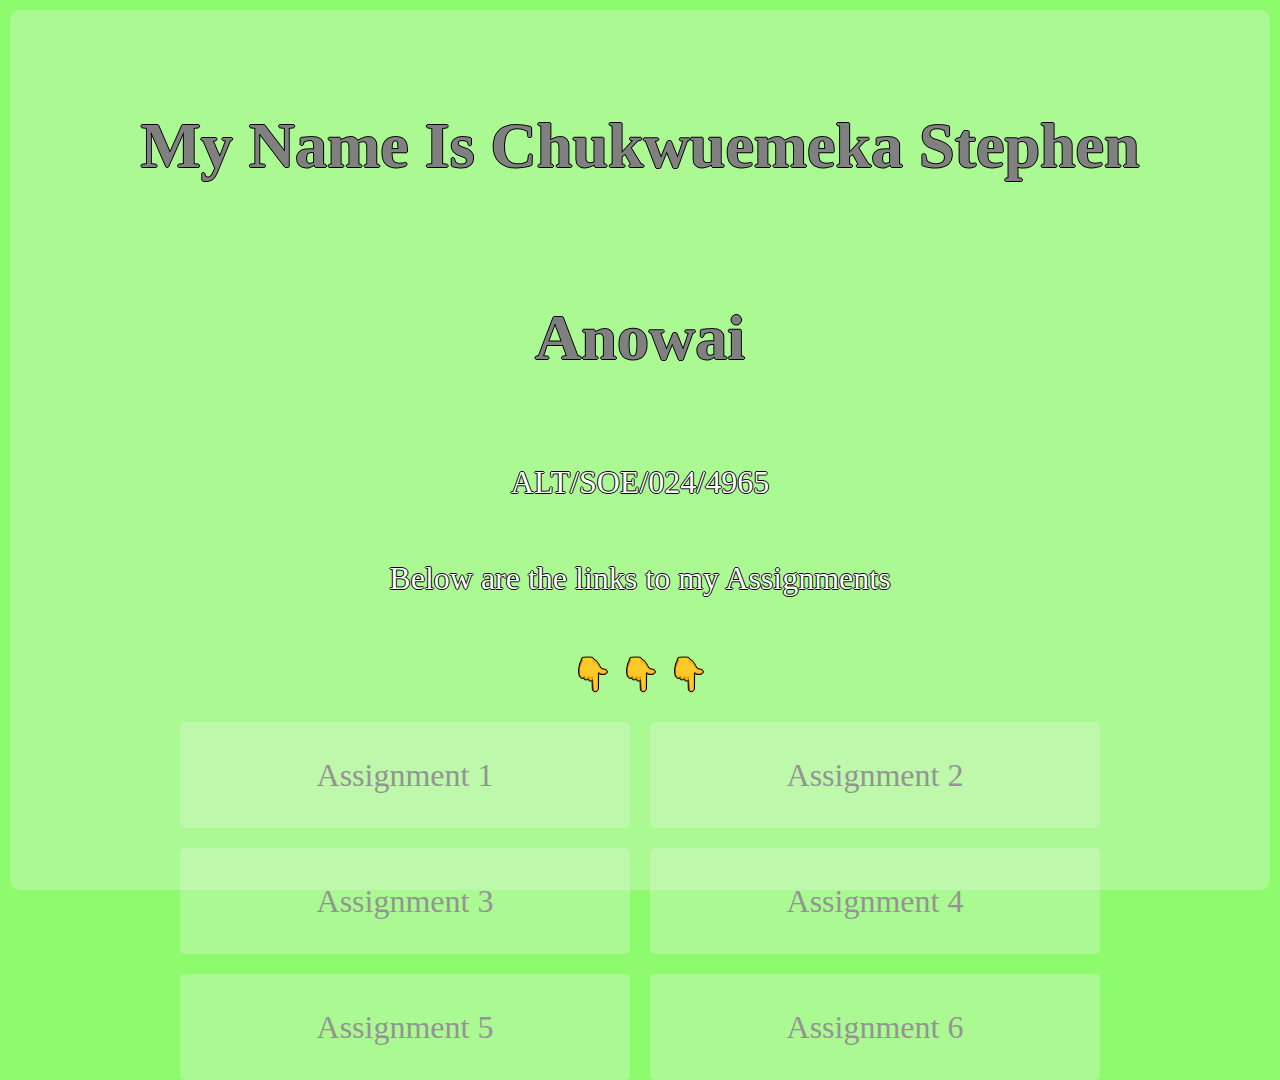
<file: index.html>
<!DOCTYPE html>
<html lang="en">
  <head>
    <meta charset="UTF-8" />
    <meta name="viewport" content="width=device-width, initial-scale=1.0" />
    <link rel="preconnect" href="https://fonts.googleapis.com" />
    <link rel="preconnect" href="https://fonts.gstatic.com" crossorigin />
    <link
      href="https://fonts.googleapis.com/css2?family=Bona+Nova+SC:ital,wght@0,400;0,700;1,400&family=Lato:ital,wght@0,100;0,300;0,400;0,700;0,900;1,100;1,300;1,400;1,700;1,900&family=Lexend+Giga:wght@100..900&family=Smooch+Sans:wght@100..900&family=Tilt+Neon&display=swap"
      rel="stylesheet"
    />
    <title>My Assignment</title>
    <style type="text/css">
      * {
        margin: 0;
        padding: 0;
        box-sizing: border-box;
      }
      body {
        display: flex;
        justify-content: center;
        width: 100vw;
        height: 100vh;
        padding: 10px;
        font-size: clamp(1.3rem, 2.5vw, 2.4rem);
        line-height: 3;
        background-color: rgb(142, 250, 109);
        .tilt-neon-uniquifier {
        font-family: "Tilt Neon", serif;
        font-optical-sizing: auto;
        font-weight: 400;
        font-style: normal;
        font-variation-settings: "XROT" 0, "YROT" 0;
        }
      }
      main {
        background-color: rgba(219, 247, 211, 0.382);
        border-radius: 10px;
        width: 100%;
        height: auto;
        text-align: center;
        padding: 40px;
      }
      h1 {
        font-weight: 700;
        color: grey;
        text-shadow: -1px 0 black, 0 1px black, 1px 0 black, 0 -1px black;
      }
      p {
        font-size: 2rem;
        color: rgb(254, 253, 253);
        font-weight: 200;
        text-shadow: -1px 0 black, 0 1px black, 1px 0 black, 0 -1px black;
      }
      ul {
        display: grid;
        grid-template-columns: repeat(auto-fit, 450px);
        gap: 20px;
        justify-content: center;
      }
      ul li {
        list-style-type: none;
        display: inline-block;
        background-color: rgba(219, 247, 211, 0.382);
        padding: 5px;
        border-radius: 5px;
      }
      ul li:hover {
        border: 1px dashed rgb(160, 160, 160);
        box-shadow: 0 0 5px grey;
      }
      ul li a {
        color: rgb(148, 148, 148);
        text-decoration: none;
      }
    </style>
  </head>
  <body>
    <main>
      <h1>My Name Is <Span>Chukwuemeka Stephen Anowai</Span></h1>
      <p>ALT/SOE/024/4965</p>
      <p>Below are the links to my Assignments</p>
      <p>&#128071; &#128071; &#128071;</p>
      <ul>
        <li><a href="Assignment-1/index.html">Assignment 1</a></li>
        <li><a href="Assignment-2/index.html">Assignment 2</a></li>
        <li><a href="Assignment-3/index.html">Assignment 3</a></li>
        <li><a href="Assignment-4/index.html">Assignment 4</a></li>
        <li><a href="Assignment-5/index.html">Assignment 5</a></li>
        <li><a href="Assignment-6/index.html">Assignment 6</a></li>
      </ul>
    </main>
  </body>
</html>
</file>
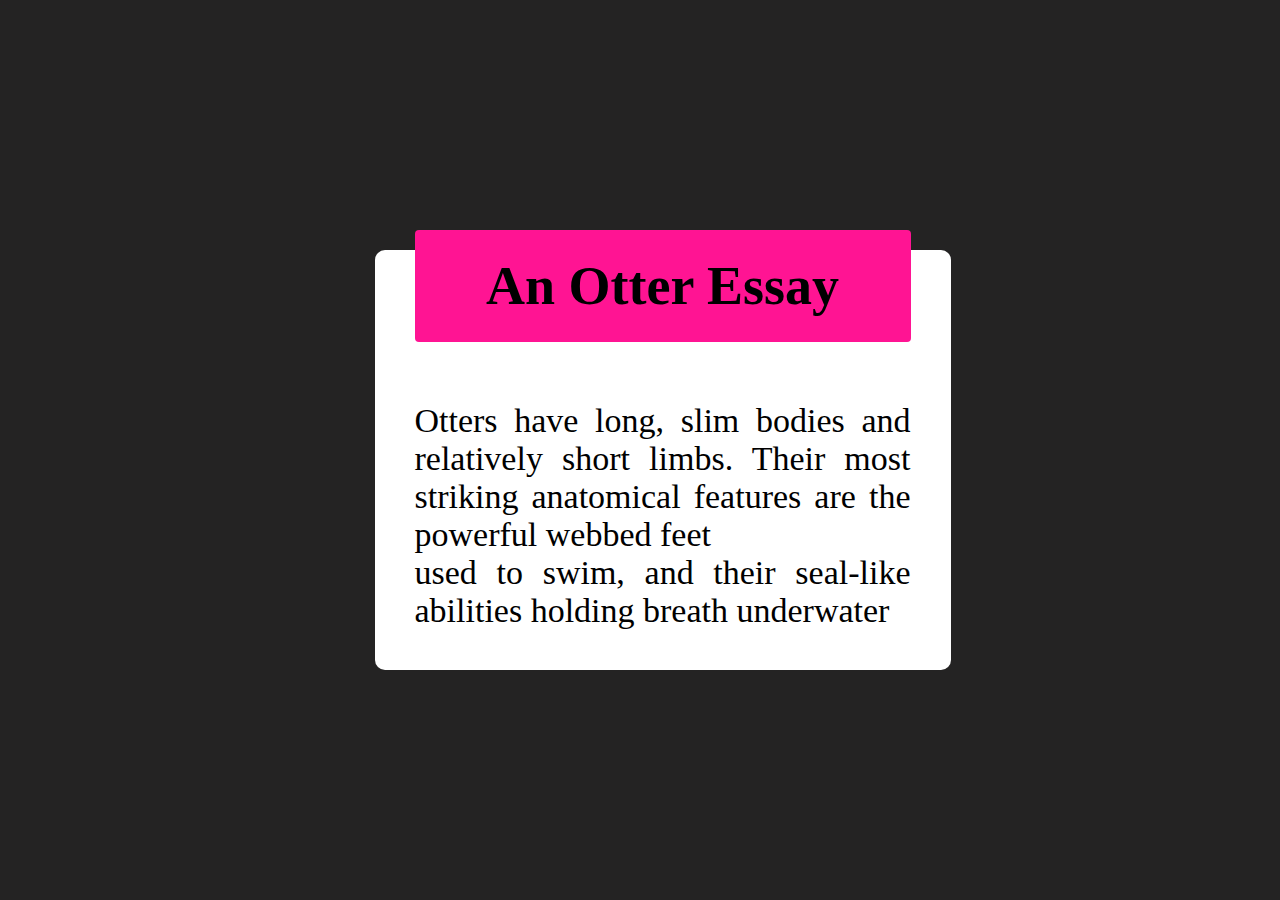
<file: Assignment-1/index.html>
<!DOCTYPE html>
<html lang="en">
  <head>
    <meta charset="UTF-8" />
    <meta name="viewport" content="width=device-width, initial-scale=1.0" />
    <link rel="stylesheet" href="index.css" />
    <title>An Otter Essay</title>
  </head>
  <body>
    <main>
      <article>
        <h1>An Otter Essay</h1>
        <p>
          Otters have long, slim bodies and relatively short limbs. Their most
          striking anatomical features are the powerful webbed feet<br />used to
          swim, and their seal-like abilities holding breath underwater
        </p>
      </article>
    </main>
  </body>
</html>
</file>
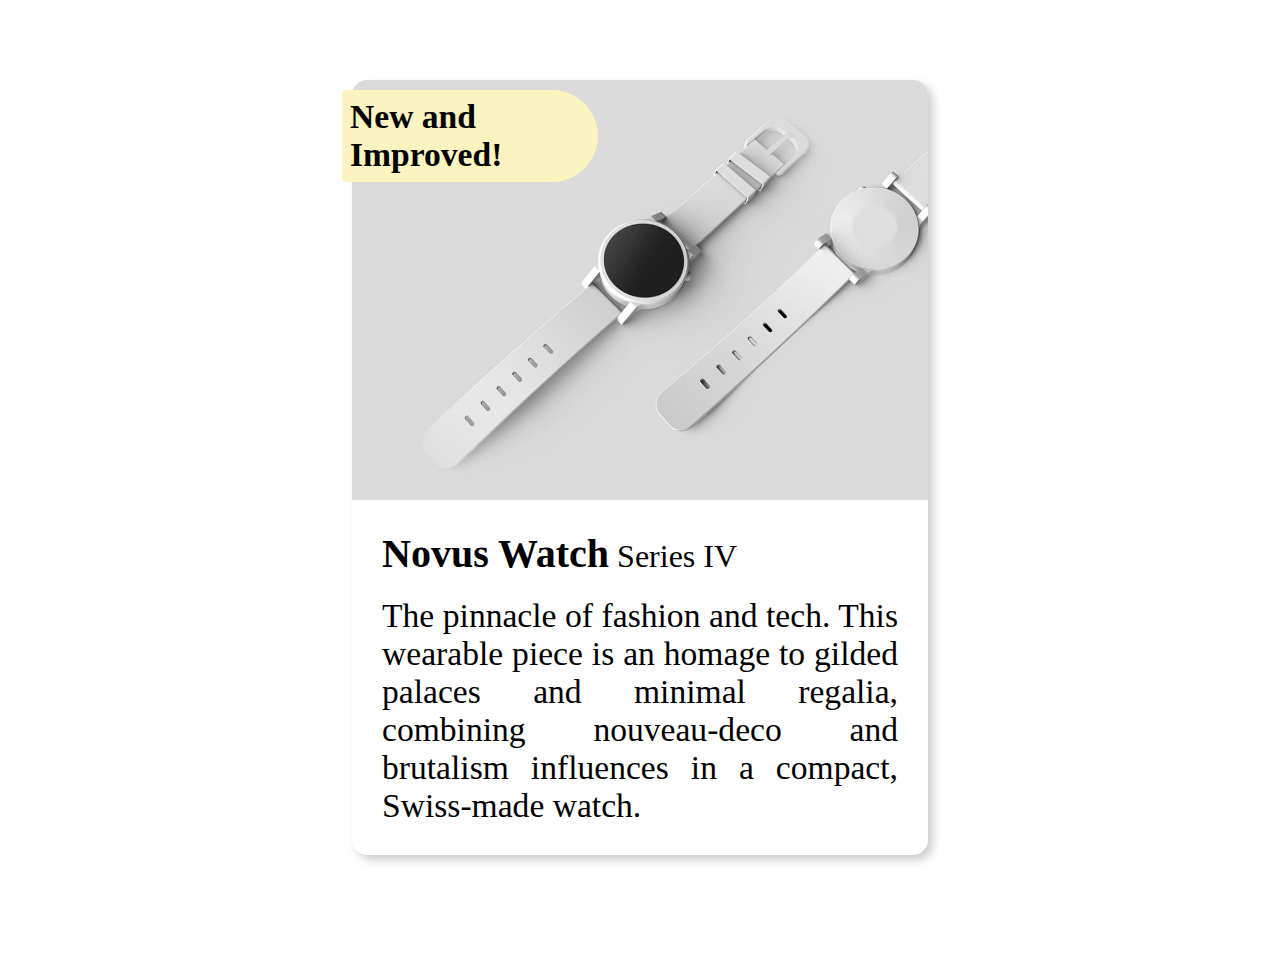
<file: Assignment-3/index.html>
<!DOCTYPE html>
<html lang="en">
  <head>
    <meta charset="UTF-8" />
    <meta name="viewport" content="width=device-width, initial-scale=1.0" />
    <link rel="stylesheet" href="index.css">
    <title>Novus Watch</title>
  </head>
  <body>
    <main>
      <article>
        <section id="Novus-Watch">
          <h2>New and Improved!</h2>
        </section>
        <section id="content">
          <h1><span>Novus Watch</span> Series IV</h1>
          <p>
            The pinnacle of fashion and tech. This wearable piece is an homage
            to gilded palaces and minimal regalia, combining nouveau-deco and
            brutalism influences in a compact, Swiss-made watch.
          </p>
        </section>
      </article>
    </main>
  </body>
</html>
</file>
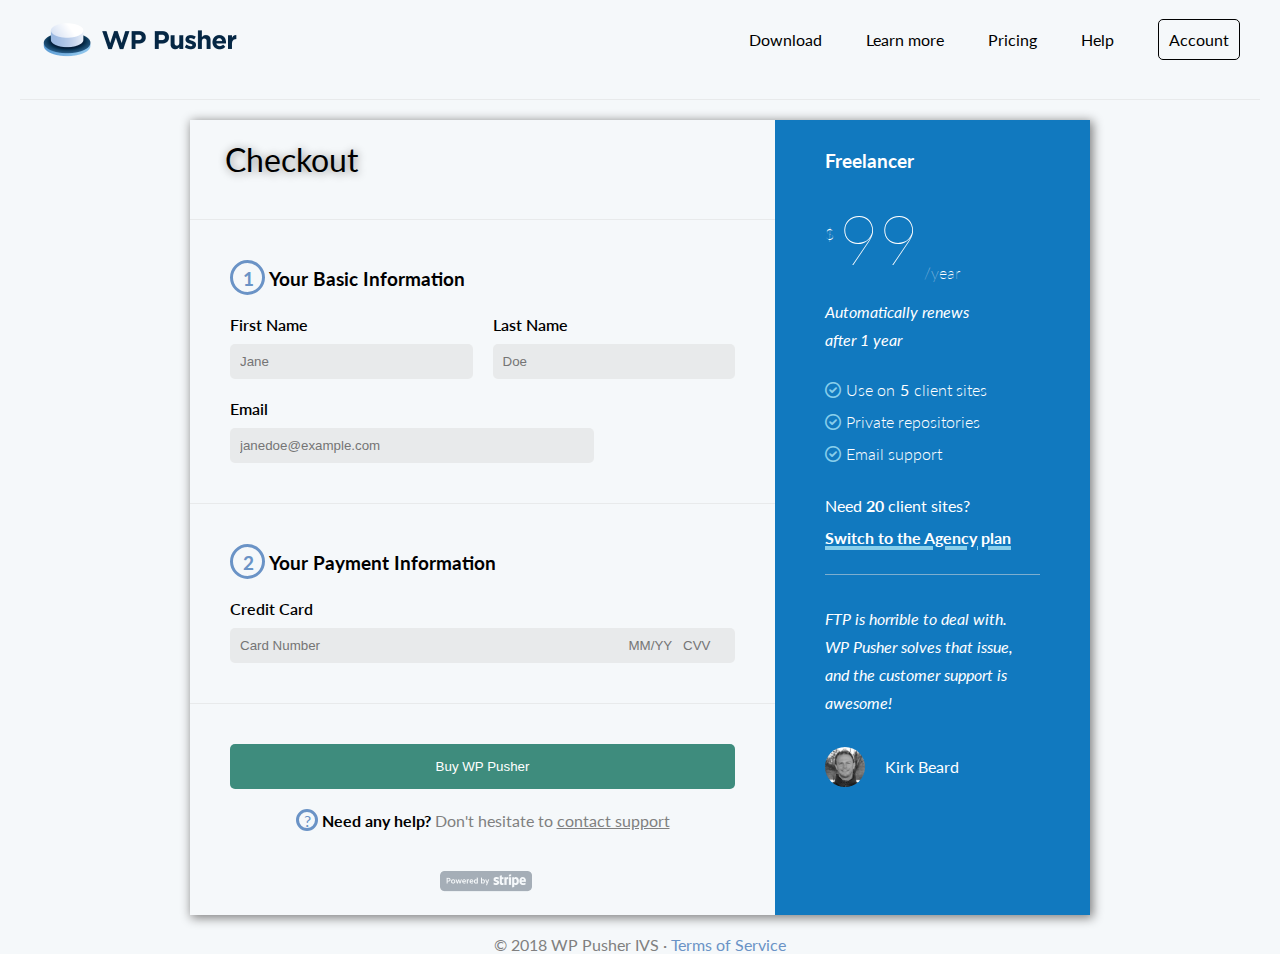
<file: Assignment-5/index.html>
<!DOCTYPE html>
<html lang="en">

<head>
  <meta charset="UTF-8" />
  <meta name="viewport" content="width=device-width, initial-scale=1.0" />
  <link rel="stylesheet" href="index.css" />
  <link href="https://cdnjs.cloudflare.com/ajax/libs/font-awesome/6.0.0/css/all.min.css" rel="stylesheet">
  <link rel="preconnect" href="https://fonts.googleapis.com">
  <link rel="preconnect" href="https://fonts.gstatic.com" crossorigin>
  <link
    href="https://fonts.googleapis.com/css2?family=Lato:ital,wght@0,100;0,300;0,400;0,700;0,900;1,100;1,300;1,400;1,700;1,900&family=Lexend+Giga:wght@100..900&family=Smooch+Sans:wght@100..900&family=Tilt+Neon&display=swap"
    rel="stylesheet">
  <title>Wp Pusher</title>
</head>

<body>
  <header>
    <img src="Assets/Images/wppusher-logo copy.png" alt="Wp Pusher Logo" />
    <nav>
      <ul>
        <li><a href="#">Download</a></li>
        <li><a href="#">Learn more</a></li>
        <li><a href="#">Pricing</a></li>
        <li><a href="#">Help</a></li>
        <li><a class="active" href="#">Account</a></li>
      </ul>
    </nav>
  </header>
  <hr />
  <main>
    <section id="one">
      <div id="check">Checkout</div>
      <hr />
      <div class="space">
        <h3><span>1</span> Your Basic Information</h3>
        <form>
          <div id="grid-container">
            <div class="first">
              <label for="f-name">First Name</label><br />
              <input type="text" id="f-name" placeholder="Jane" required />
            </div>
            <div class="second">
              <label for="l-name">Last Name</label><br />
              <input type="text" id="l-name" placeholder="Doe" required />
            </div>
            <div class="third">
              <label for="email">Email</label><br />
              <input type="email" id="email" placeholder="janedoe@example.com" required />
            </div>
          </div>
      </div>
      <hr />
      <div class="space">
        <h3><span>2</span> Your Payment Information</h3>
        <label for="card-container">Credit Card</label>
        <div id="card-container">
          <div class="fourth">
            <input type="text" id="card-number"
              placeholder="Card Number" /> 
          </div>
          <div class="fifth">
            <input type="text" id="expiry-date" />
          </div>
          <div class="sixth">
            <input type="text" id="cvv" placeholder="              MM/YY   CVV" />
          </div>
        </div>
      </div>
      <hr />
      <div class="space">
        <button type="submit">Buy WP Pusher</button>
        <p class="help"><span class="q-m">?</span> <b>Need any help?</b> Don't hesitate to <u>contact support</u></p>
      </div>
      </form>
      <div class="stripe">
        <img src="Assets/Images/powered_by_stripe.png" alt="" />
      </div>
    </section>
    <section id="two">
      <h3>Freelancer</h3>
      <div class="pricing">
        <p><sup>$</sup>99<sub>/year</sub></p>
        <p><i>Automatically renews<br />after 1 year</i></p>
      </div>
      <div class="benefits">
        <p> <i class="fa-regular fa-circle-check"></i> Use on <b>5</b> client sites</p>
        <p> <i class="fa-regular fa-circle-check"></i> Private repositories</p>
        <p> <i class="fa-regular fa-circle-check"></i> Email support</p>
      </div>
      <div class="option">
        <p> Need <b>20</b> client sites?</p>
        <a href="#"><b>Switch to the Agency plan</b></a>
      </div>
      <hr />
      <div class="testimony">
        <p><i>FTP is horrible to deal with.<br />WP Pusher solves that issue,<br />and the customer support
            is<br />awesome!</i></p>
      </div>
      <div class="author">
        <p><img src="Assets/Images/Bitmap.png" alt="" /> Kirk Beard</p>
      </div>
    </section>
  </main>
  <footer>
    <p>&copy; 2018 WP Pusher IVS &#183 <a href="#">Terms of Service</a></p>
  </footer>
</body>

</html>
</file>
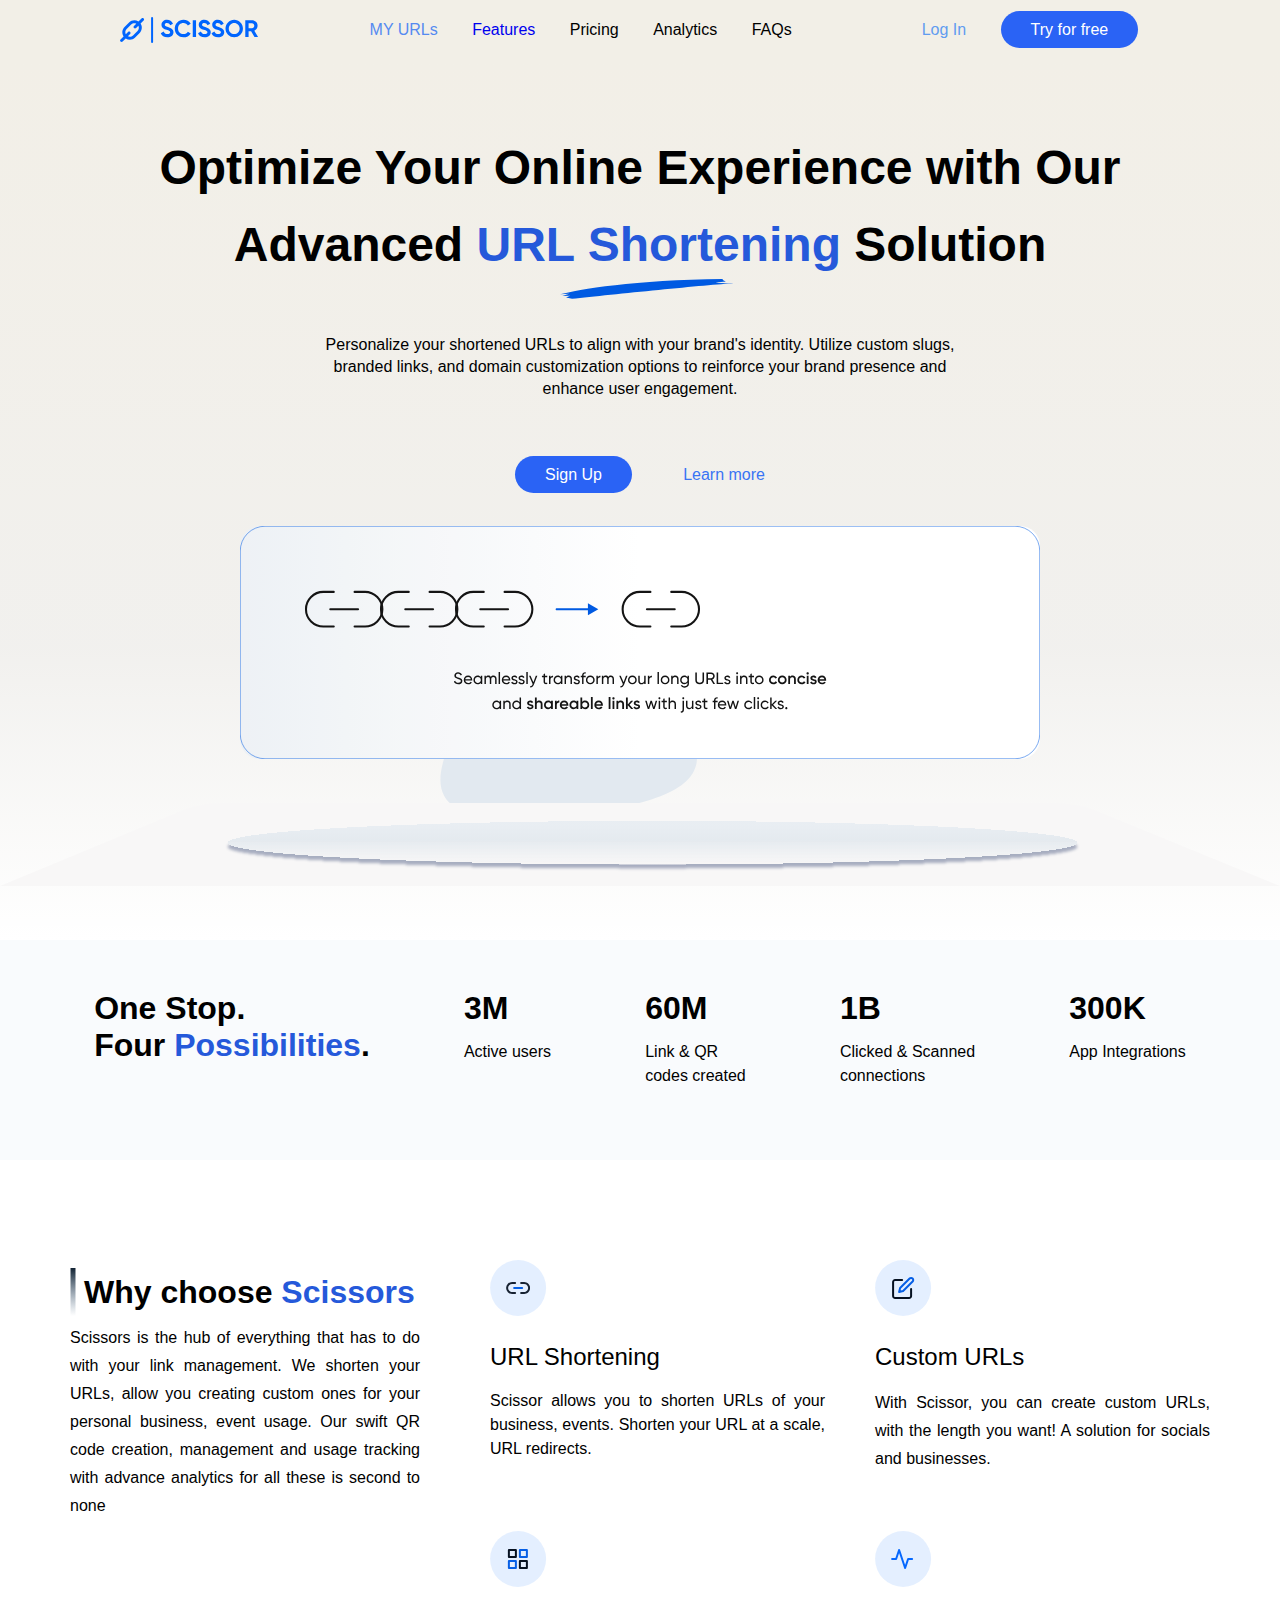
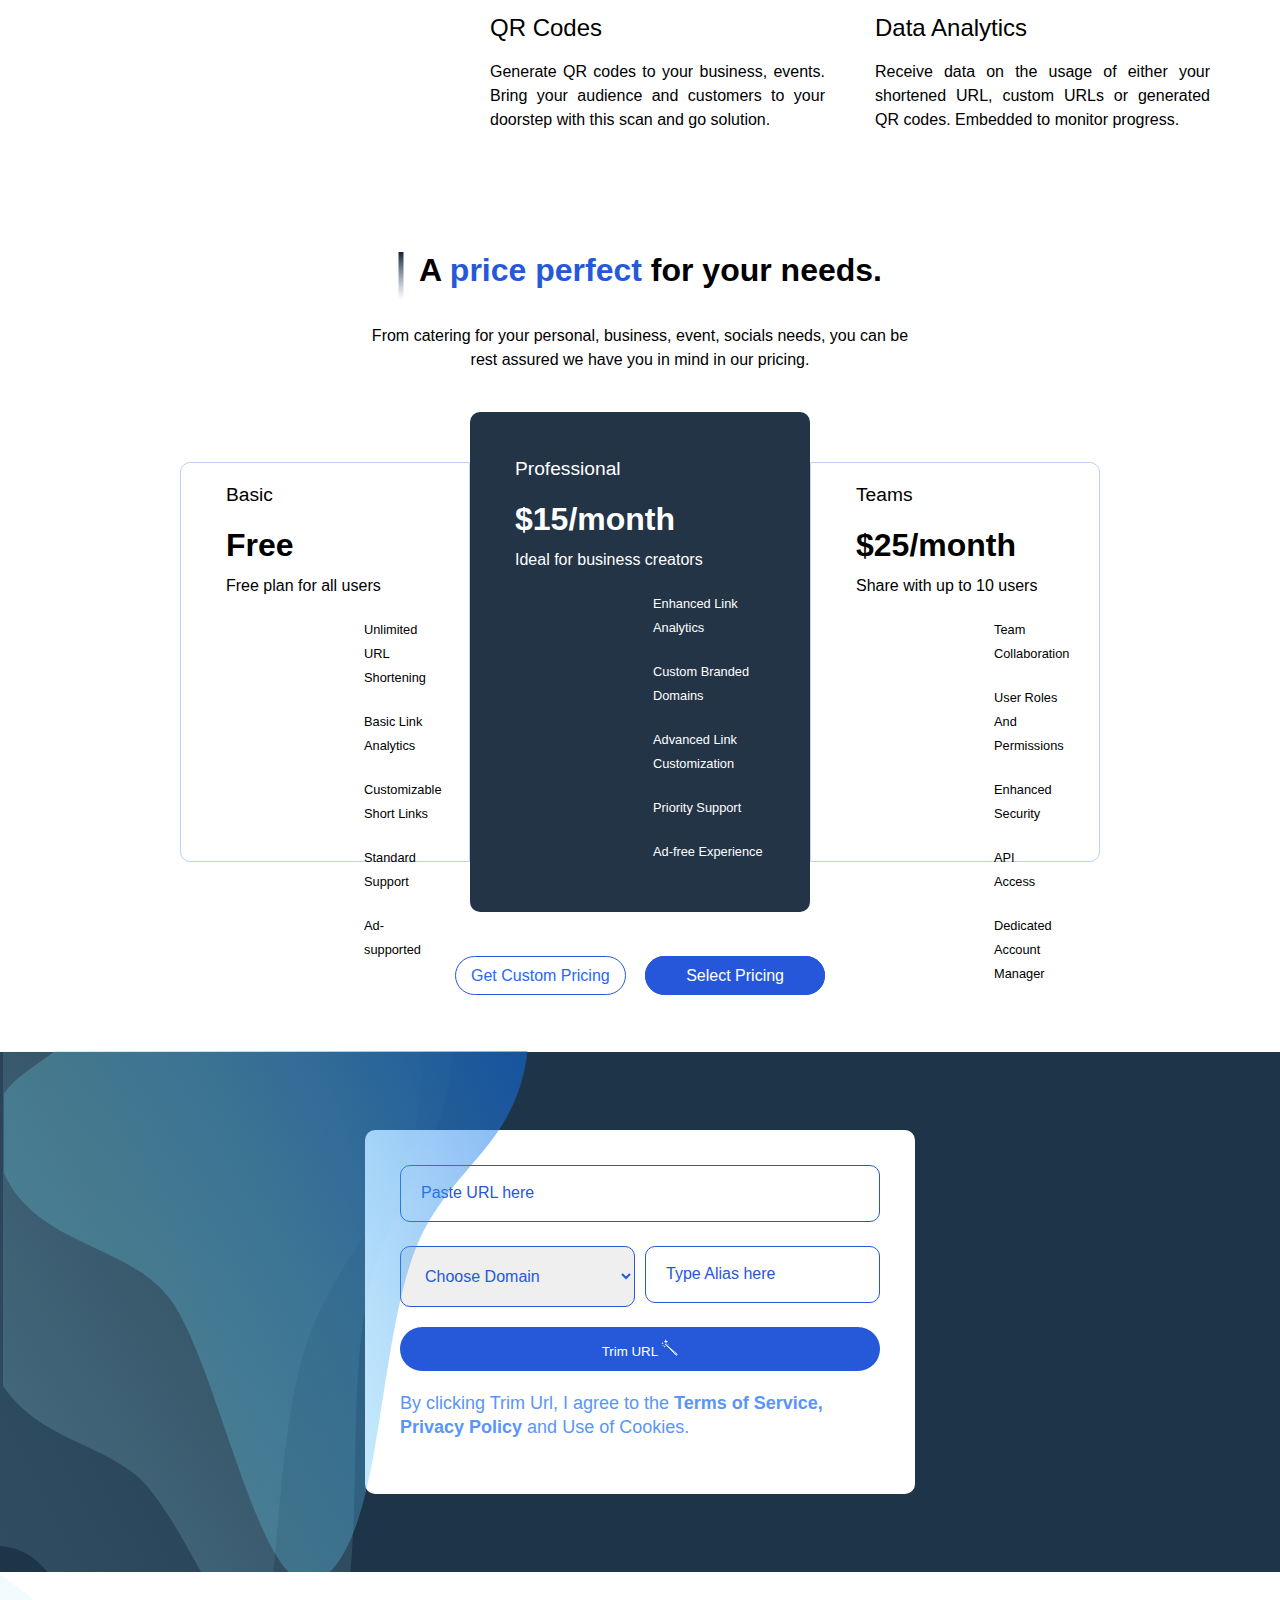
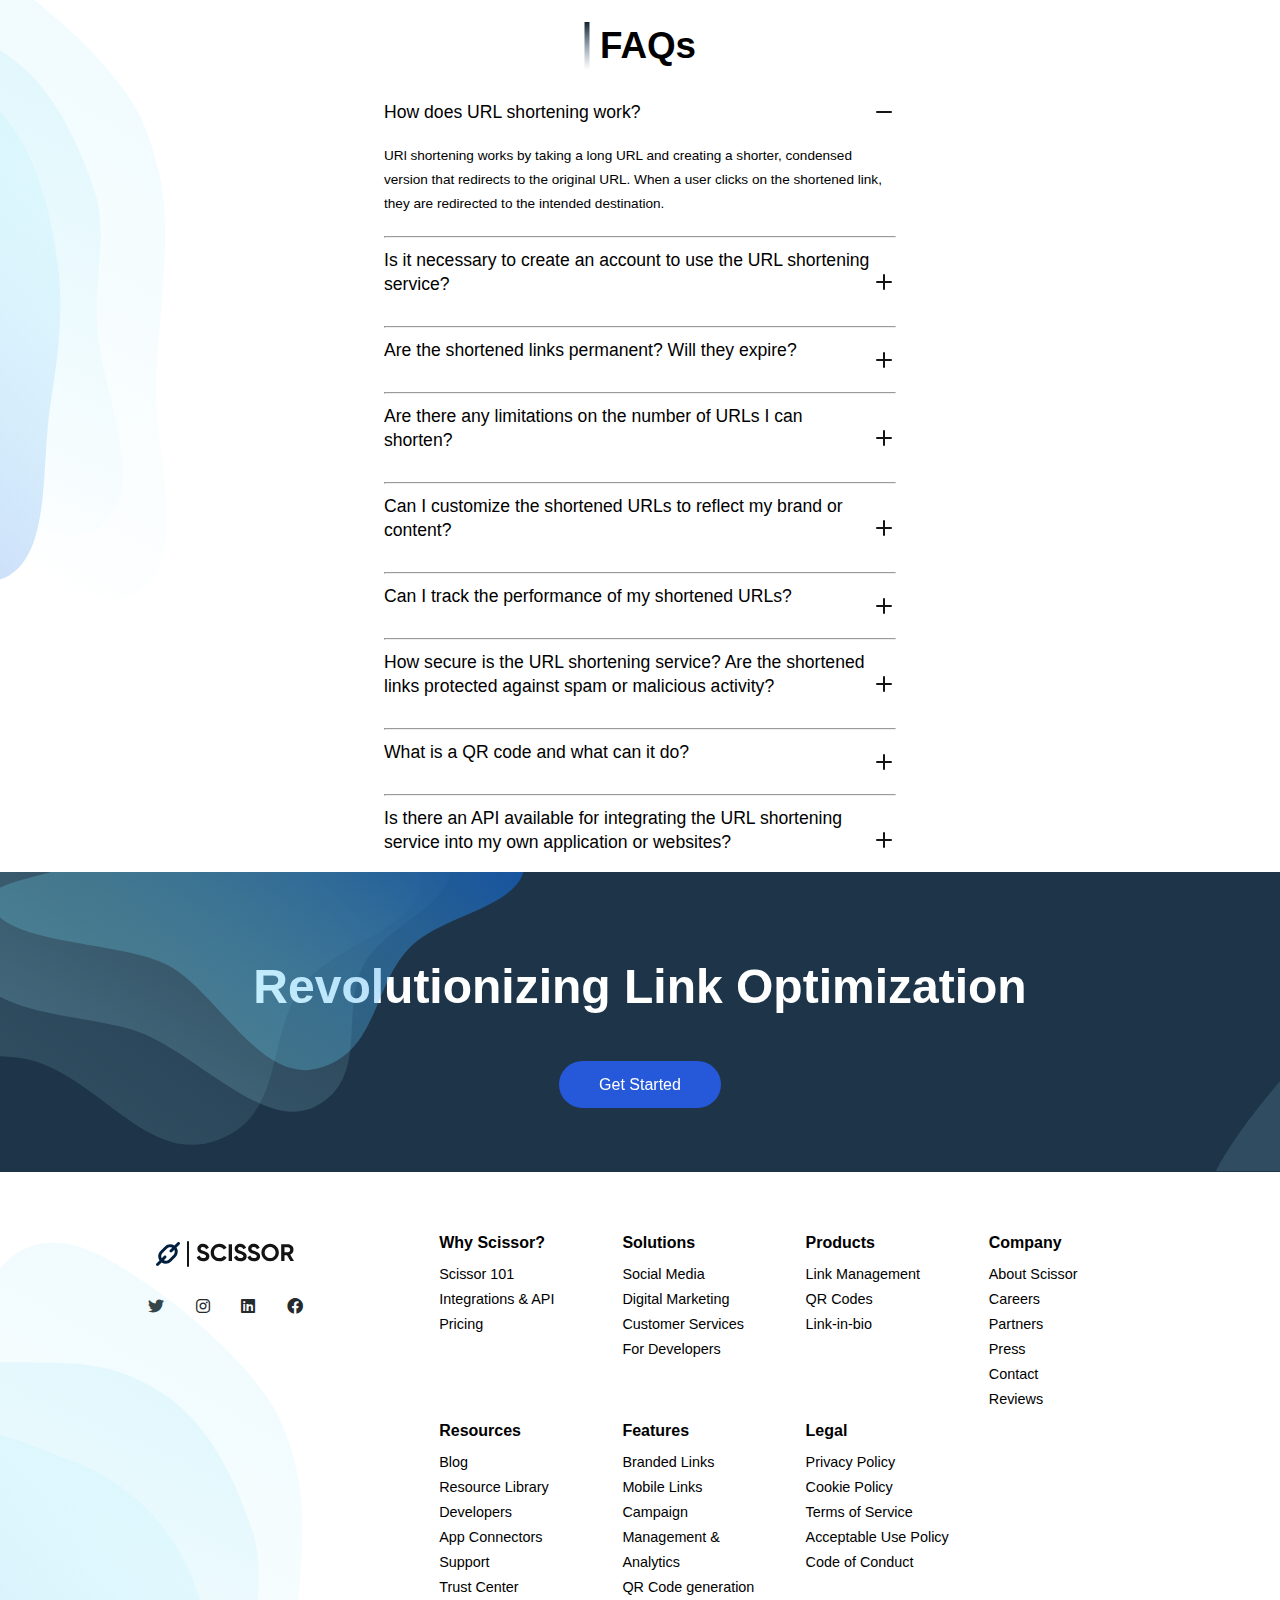
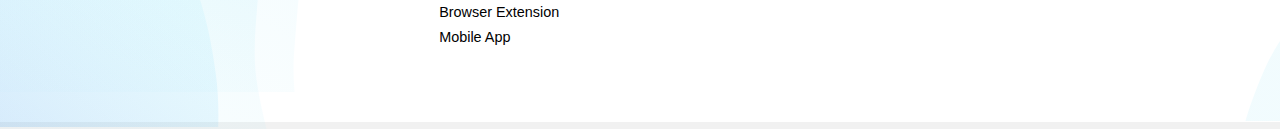
<file: Assignment-6/index.html>
<!DOCTYPE html>
<html lang="en">
  <head>
    <meta charset="UTF-8" />
    <meta name="viewport" content="width=device-width, initial-scale=1.0" />
    <link href="https://cdnjs.cloudflare.com/ajax/libs/font-awesome/6.0.0/css/all.min.css" rel="stylesheet">
    <link
      href="https://fonts.googleapis.com/icon?family=Material+Icons+Outlined"
      rel="stylesheet"
    />
    <link rel="stylesheet" href="index.css" />
    <title>Scissors</title>
  </head>
  <body>
    <section class="hero-section">
      <header>
        <img src="Assets/SVG/Logo.svg" alt="logo" />
        <nav id="navbar">
          <ul class="nav__list">
            <li class="list-items">
              <a style="color: rgb(85, 138, 241); font-weight: 300" href="#"
                >MY URLs</a
              >
            </li>
            <li class="list-items" id="drop">
              <a href="#">Features</a>
              <ul class="dropdown_menu">
                <li class="menuitems"><a href="#">Feature 1</a></li>
                <li class="menuitems"><a href="#">Feature 2</a></li>
              </ul>
            </li>
            <li class="list-items">
              <a style="color: black; font-weight: 100" href="#">Pricing</a>
            </li>
            <li class="list-items">
              <a style="color: black; font-weight: 100" href="#">Analytics</a>
            </li>
            <li class="list-items">
              <a style="color: black; font-weight: 100" href="#">FAQs</a>
            </li>
          </ul>
          <ul class="nav__list">
            <li class="list-items">
              <a style="color: rgb(97, 156, 240); font-weight: 100" href="#"
                >Log In</a
              >
            </li>
            <li class="list-items">
              <a
                style="
                  color: white;
                  font-weight: 100;
                  background-color: rgb(42, 99, 245);
                  border-radius: 30px;
                  padding: 10px 30px;
                "
                href="#"
                >Try for free
              </a>
            </li>
          </ul>
        </nav>
      </header>
      <h1>
        Optimize Your Online Experience with Our<br />
        Advanced
        <span
          >URL Shortening
          <img src="Assets/SVG/URL Shortening- Hero Section.svg" alt="line" />
        </span>
        Solution
      </h1>
      <p>
        Personalize your shortened URLs to align with your brand's identity.
        Utilize custom slugs, branded links, and domain customization options to
        reinforce your brand presence and enhance user engagement.
      </p>
      <div class="C-T-A">
        <div class="signup">
          <a href="#">Sign Up</a>
        </div>
        <div class="learn-more">
          <a href="#">Learn more</a>
        </div>
      </div>
      <div class="relative">
        <img src="Assets/SVG/Vector 2.svg" alt="image" height="270" />
      </div>
      <div class="frame">
        <img src="Assets/SVG/Frame 29546.svg" alt="image" width="800" />
        <img src="Assets/SVG/Group 3.svg" alt="image" width="100%" />
      </div>
    </section>
    <section class="features">
      <div class="one-stop">
        <h2>One Stop.<br />Four <span>Possibilities</span>.</h2>
      </div>
      <div class="possibilities">
        <p>3M</p>
        <p>Active users</p>
      </div>
      <div class="possibilities">
        <p>60M</p>
        <p>Link & QR<br />codes created</p>
      </div>
      <div class="possibilities">
        <p>1B</p>
        <p>Clicked & Scanned<br />connections</p>
      </div>
      <div class="possibilities">
        <p>300K</p>
        <p>App Integrations</p>
      </div>
    </section>
    <section class="advantages">
      <div class="why">
        <div class="scissor">
          <img src="./Assets/SVG/Line 70.svg" alt="line" />
          <h2>
            Why choose
            <span>Scissors</span>
          </h2>
        </div>
        <p>
          Scissors is the hub of everything that has to do with your link
          management. We shorten your URLs, allow you creating custom ones for
          your personal business, event usage. Our swift QR code creation,
          management and usage tracking with advance analytics for all these is
          second to none
        </p>
      </div>
      <div class="four_reasons">
        <div class="reasons">
          <img src="./Assets/SVG/Group 6.svg" alt="URL shortening" />
          <p>URL Shortening</p>
          <p>
            Scissor allows you to shorten URLs of your business, events. Shorten
            your URL at a scale, URL redirects.
          </p>
        </div>
        <div class="reasons">
          <img src="./Assets/SVG/Custom URLs.svg" alt="Custom URLs" />
          <p>Custom URLs</p>
          With Scissor, you can create custom URLs, with the length you want! A
          solution for socials and businesses.
        </div>
        <div class="reasons">
          <img src="./Assets/SVG/QR Codes.svg" alt="QR Codes" />
          <p>QR Codes</p>
          <p>
            Generate QR codes to your business, events. Bring your audience and
            customers to your doorstep with this scan and go solution.
          </p>
        </div>
        <div class="reasons">
          <img src="./Assets/SVG/Data Analytics.svg" alt="Data analytics" />
          <p>Data Analytics</p>
          <p>
            Receive data on the usage of either your shortened URL, custom URLs
            or generated QR codes. Embedded to monitor progress.
          </p>
        </div>
      </div>
    </section>
    <section class="price">
      <div class="perfect-price">
        <div>
          <img src="./Assets/SVG/Line 70.svg" alt="Line 70" />
        </div>
        <div>
          <h2>A <span>price perfect</span> for your needs.</h2>
        </div>
      </div>
      <p class="price-p">
        From catering for your personal, business, event, socials needs, you can
        be rest assured we have you in mind in our pricing.
      </p>
      <div class="tiers">
        <div class="left-edge">
          <p>Basic</p>
          <h2>Free</h2>
          <p>Free plan for all users</p>
          <p>
            <span class="material-icons-outlined">task_alt</span>Unlimited URL
            Shortening
          </p>
          <p>
            <span class="material-icons-outlined">task_alt</span>Basic Link
            Analytics
          </p>
          <p>
            <span class="material-icons-outlined">task_alt</span>Customizable
            Short Links
          </p>
          <p>
            <span class="material-icons-outlined">task_alt</span>Standard
            Support
          </p>
          <p>
            <span class="material-icons-outlined">task_alt</span>Ad-supported
          </p>
        </div>
        <div class="middle">
          <p>Professional</p>
          <h2>$15/month</h2>
          <p>Ideal for business creators</p>
          <p>
            <span class="material-icons-outlined">task_alt</span>Enhanced Link
            Analytics
          </p>
          <p>
            <span class="material-icons-outlined">task_alt</span>Custom Branded
            Domains
          </p>
          <p>
            <span class="material-icons-outlined">task_alt</span>Advanced Link
            Customization
          </p>
          <p>
            <span class="material-icons-outlined">task_alt</span>Priority
            Support
          </p>
          <p>
            <span class="material-icons-outlined">task_alt</span>Ad-free
            Experience
          </p>
        </div>
        <div class="right-edge">
          <p>Teams</p>
          <h2>$25/month</h2>
          <p>Share with up to 10 users</p>
          <p>
            <span class="material-icons-outlined">task_alt</span>Team
            Collaboration
          </p>
          <p>
            <span class="material-icons-outlined">task_alt</span>User Roles And
            Permissions
          </p>
          <p>
            <span class="material-icons-outlined">task_alt</span>Enhanced
            Security
          </p>
          <p><span class="material-icons-outlined">task_alt</span>API Access</p>
          <p>
            <span class="material-icons-outlined">task_alt</span>Dedicated
            Account Manager
          </p>
        </div>
      </div>
      <div class="flex-price">
        <div class="custom"><a href="#">Get Custom Pricing</a></div>
        <div class="select"><a href="#">Select Pricing</a></div>
      </div>
    </section>
    <section class="trim-url">
      <img class="F0" src="./Assets/SVG/Form-left/Vector.svg" alt=""><img class="F1" src="./Assets/SVG/Form-left/Vector (1).svg" alt=""><img class="F2" src="./Assets/SVG/Form-left/Vector (2).svg" alt="">
      <form>
        <div class="url">
          <input type="text" name="url" placeholder="Paste URL here" />
        </div>
        <div class="domain">
          <select>
            <option value="#">Choose Domain</option>
            "
          </select>
        </div>
        <div class="alias¬ø">
          <input type="text" name="alias" placeholder="Type Alias here" />
        </div>
        <button type="submit">
          Trim URL <img src="./Assets/SVG/magic wand.svg" alt="Magic wand" />
        </button>
        <p>
          By clicking Trim Url, I agree to the
          <a href="#">Terms of Service,</a> <a href="#">Privacy Policy</a> and
          Use of Cookies.
        </p>
      </form>
      <img class="V-1" src="./Assets/SVG/Form-right/Vector.svg" alt=""><img class="V-2" src="./Assets/SVG/Form-right/Vector (1).svg" alt="">
    </section>
    <section class="FAQs">
      <img class="faq-l" src="./Assets/SVG/FAQs-L/Vector.svg" alt=""><img class="faq-l1" src="./Assets/SVG/FAQs-L/Vector (1).svg" alt=""><img class="faq-l2" src="./Assets/SVG/FAQs-L/Vector (2).svg" alt="">
      <div class="F_heading">
        <img src="./Assets/SVG/Line 70.svg" alt="Line 70" />
        <h2>FAQs</h2>
      </div>
      <div class="questions">
        <div class="f-question">
          <div class="q-1"><p>How does URL shortening work?</p></div>
          <div class="minus">
            <img src="./Assets/SVG/minus.svg" alt="minus" />
          </div>
        </div>
        <div class="reply">
          <p>
            URl shortening works by taking a long URL and creating a shorter,
            condensed version that redirects to the original URL. When a user
            clicks on the shortened link, they are redirected to the intended
            destination.
          </p>
        </div>
        <hr />
        <div class="Qstn">
          <p>
            Is it necessary to create an account to use the URL shortening
            service?
          </p>
          <img src="./Assets/SVG/plus.svg" alt="plus" />
        </div>
        <hr />
        <div class="Qstn">
          <p>Are the shortened links permanent? Will they expire?</p>
          <img src="./Assets/SVG/plus.svg" alt="plus" />
        </div>
        <hr />
        <div class="Qstn">
          <p>Are there any limitations on the number of URLs I can shorten?</p>
          <img src="./Assets/SVG/plus.svg" alt="plus" />
        </div>
        <hr />
        <div class="Qstn">
          <p>
            Can I customize the shortened URLs to reflect my brand or content?
          </p>
          <img src="./Assets/SVG/plus.svg" alt="plus" />
        </div>
        <hr />
        <div class="Qstn">
          <p>Can I track the performance of my shortened URLs?</p>
          <img src="./Assets/SVG/plus.svg" alt="plus" />
        </div>
        <hr />
        <div class="Qstn">
          <p>
            How secure is the URL shortening service? Are the shortened links
            protected against spam or malicious activity?
          </p>
          <img src="./Assets/SVG/plus.svg" alt="plus" />
        </div>
        <hr />
        <div class="Qstn">
          <p>What is a QR code and what can it do?</p>
          <img src="./Assets/SVG/plus.svg" alt="plus" />
        </div>
        <hr />
        <div class="Qstn">
          <p>
            Is there an API available for integrating the URL shortening service
            into my own application or websites?
          </p>
          <img src="./Assets/SVG/plus.svg" alt="plus" />
        </div>
        <hr />
      </div>
      <img class="faq-r" src="./Assets/SVG/FAQS-R/Vector.svg" alt=""><img class="faq-r1" src="./Assets/SVG/FAQS-R/Vector (1).svg" alt=""><img class="faq-r2" src="./Assets/SVG/FAQS-R/Vector (2).svg" alt="">
    </section>
    <section class="R-L-O">
      <div class="absolute">
        <img class="l-v1" src="./Assets/SVG/RLO-Left/Vector (1).svg" alt=""><img class="l-v2" src="./Assets/SVG/RLO-Left/Vector (2).svg" alt=""><img class="l-v0" src="./Assets/SVG/RLO-Left/Vector.svg" alt="">
      </div>
      <h1>Revolutionizing Link Optimization</h1>
      <a href="#">Get Started</a>
      <img class="r-v1" src="./Assets/SVG/RLO-Right/Vector (2).svg" alt=""><img class="r-v2" src="./Assets/SVG/RLO-Right/Vector (1).svg" alt=""><img class="r-v0" src="./Assets/SVG/RLO-Right/Vector.svg" alt="">
    </section>
    <footer>
      <img
        class="image_f1"
        src="./Assets/SVG/Footer-Left/Vector (8).svg"
        alt=""
      /><img
        class="image_f2"
        src="./Assets/SVG/Footer-Left/Vector (7).svg"
        alt=""
      /><img
        class="image_f3"
        src="./Assets/SVG/Footer-Left/Vector (6).svg"
        alt=""
      />
      <div class="foot-scissor">
        <div class="socials">
          <img src="./Assets/SVG/Logo (1).svg" alt="logo" />
          <ul class="media">
            <li><a href="https://x.com/St_Chuka"><i class="fa-brands fa-twitter"></i></a></i></li>
            <li><a href="https://www.instagram.com/even_ekka/profilecard/?igsh=MWlxOXppc3NucHYwMA=="><i class="fa-brands fa-instagram"></i></a></i></li>
            <li><a href="https://www.linkedin.com/in/chukwuemeka-anowai-084768332?utm_source=share&utm_campaign=share_via&utm_content=profile&utm_medium=android_app"><i class="fa-brands fa-linkedin"></i></a></li>
            <li><a href="https://www.facebook.com/profile.php?id=100092276573122&mibextid=ZbWKwL"><i class="fa-brands fa-facebook"></i></a></li>
          </ul>
        </div>
        <div class="extra">
          <div class="more_info">
            <h4>Why Scissor?</h4>
            <p>Scissor 101</p>
            <p>Integrations & API</p>
            <p>Pricing</p>
          </div>
          <div class="more_info">
            <h4>Solutions</h4>
            <p>Social Media</p>
            <p>Digital Marketing</p>
            <p>Customer Services</p>
            <p>For Developers</p>
          </div>
          <div class="more_info">
            <h4>Products</h4>
            <p>Link Management</p>
            <p>QR Codes</p>
            <p>Link-in-bio</p>
          </div>
          <div class="more_info">
            <h4>Company</h4>
            <p>About Scissor</p>
            <p>Careers</p>
            <p>Partners</p>
            <p>Press</p>
            <p>Contact</p>
            <p>Reviews</p>
          </div>
          <div class="more_info">
            <h4>Resources</h4>
            <p>Blog</p>
            <p>Resource Library</p>
            <p>Developers</p>
            <p>App Connectors</p>
            <p>Support</p>
            <p>Trust Center</p>
            <p>Browser Extension</p>
            <p>Mobile App</p>
          </div>
          <div class="more_info">
            <h4>Features</h4>
            <p>Branded Links</p>
            <p>Mobile Links</p>
            <p>Campaign</p>
            <p>Management &</p>
            <p>Analytics</p>
            <p>QR Code generation</p>
          </div>
          <div class="more_info">
            <h4>Legal</h4>
            <p>Privacy Policy</p>
            <p>Cookie Policy</p>
            <p>Terms of Service</p>
            <p>Acceptable Use Policy</p>
            <p>Code of Conduct</p>
          </div>
        </div>
      </div>
      <img
        class="image_f4"
        src="./Assets/SVG/Footer-Right/Vector (3).svg"
        alt=""
      /><img
        class="image_f5"
        src="./Assets/SVG/Footer-Right/Vector (4).svg"
        alt=""
      /><img
        class="image_f6"
        src="./Assets/SVG/Footer-Right/Vector (5).svg"
        alt=""
      />
      <p class="TOS">Terms of Service | Security | Scissor 2023</p>
    </footer>
  </body>
</html>
</file>
<file: Assignment-1/index.css>
* {
    margin: 0;
    padding: 0;
    box-sizing: border-box;
}
main {
  background-color: rgb(36, 35, 35);
  width: 100vw;
  height: 100vh;
  padding-top: 70px;
  padding-left: 45px;
 
}
article {
    background-color: white;
    margin: 180px auto;
    max-width: 45vw;
    height: auto;
    padding: 40px;
    text-align: justify;
    border-radius: 10px;
}
h1 {
    background-color: deeppink;
    padding: 25px;
    font-size: 54px;
    text-align: center;
    position: relative;
    bottom: 60px;
    border-radius: 4px;
}
p {
    font-size: 34px;
}
</file>
<file: Assignment-3/index.css>
* {
  margin: 0;
  padding: 0;
  box-sizing: border-box;
}
:root {
  /* colors */
  --color-1: white;
  --color-2: rgb(251, 243, 192);
/* background Image */
  --bg-img: url("Assets/Images/WhatsApp\ Image\ 2025-01-02\ at\ 17.49.30.jpeg");
}
main {
  background-color: var(--color-1);
  width: 100vw;
  height: 100vh;
}
article {
  background-color: var(--color-1);
  width: 45vw;
  height: auto;
  margin: 80px auto;
  border-radius: 15px;
  box-shadow: 5px 5px 10px rgba(0, 0, 0, 0.2);
}
#Novus-Watch {
  background-image: var(--bg-img);
  background-position: center;
  background-size: 100% 100%;
  background-repeat: no-repeat;
  width: 100%;
  height: 420px;
  border-top-right-radius: 15px;
  border-top-left-radius: 15px;
}
#Novus-Watch h2 {
  background-color: var(--color-2);
  border-top-right-radius: 50px;
  border-bottom-right-radius: 50px;
  border-top-left-radius: 5px;
  border-bottom-left-radius: 5px;
  font-size: 2.1rem;
  padding: 8px;
  width: 20vw;
  position: relative;
  top: 10px;
  right: 10px;
}
#content {
  padding: 30px;
}
#content h1 {
  /* font-kerning: normal;
  word-spacing: 0.2em;
  letter-spacing: 0.1em; */
  font-size: 2rem;
  font-weight: 200;
  margin-bottom: 20px;
  span {
    font-size: 2.5rem;
    font-weight: 900;
  }
}
#content p {
  font-size: 2.1em;
  text-align: justify;
}
</file>
<file: Assignment-5/index.css>
@import url("https://fonts.googleapis.com/css2?family=Lato:ital,wght@0,100;0,300;0,400;0,700;0,900;1,100;1,300;1,400;1,700;1,900&display=swap");
* {
  margin: 0;
  padding: 0;
  box-sizing: border-box;
  list-style-type: none;
}
body {
  padding: 0 20px;
  font-family: "Lato", serif;
  background-color: rgb(245, 248, 250);
}
footer p {
  text-align: center;
  color: grey;
}
footer a {
  text-decoration: none;
  color: rgb(106, 147, 198);
}
header {
  display: flex;
  justify-content: space-between;
  align-items: center;
  width: 100vw;
  height: auto;
  overflow: hidden;
  padding: 20px;
}
nav ul li {
  display: inline-block;
  margin-right: 40px;
}
nav ul li a {
  color: black;
  text-decoration: none;
}
nav ul li a.active {
  border: 1px solid black;
  border-radius: 5px;
  padding: 10px;
}
main {
  display: flex;
  width: 900px;
  height: auto;
  margin: 20px auto;
  box-shadow: 2px 2px 10px 1px grey;
}
hr {
  margin: 20px 0;
  border: none;
  border-top: 1px solid #dddddd88;
}
#one {
  width: 65%;
}
#one h3 {
  margin-bottom: 20px;
}
.help {
  text-align: center;
  margin: 20px 0;
  color: grey;
  b {
    color: black;
  }
}
#check {
  padding: 20px 35px;
  font-size: 2rem;
  font-weight: 400;
  text-shadow: 1px 1px 10px grey;
}
.space {
  padding: 20px 40px;
}
.space button {
  background-color: rgb(62, 140, 125);
  width: 100%;
  color: white;
  padding: 15px;
  border: none;
  border-radius: 5px;
}
#grid-container {
  display: grid;
  grid-template-columns: 1fr 1fr;
  grid-template-rows: 1fr 1fr;
  grid-gap: 20px;
}
.first {
  grid-row: 1/2;
  grid-column: 1/2;
  input {
    margin-top: 10px;
    width: 100%;
    padding: 10px;
    background-color: #dddddd88;
    border: none;
    border-radius: 5px;
  }
}
.second {
  grid-row: 1/2;
  grid-column: 2/3;
  input {
    margin-top: 10px;
    width: 100%;
    padding: 10px;
    background-color: #dddddd88;
    border: none;
    border-radius: 5px;
  }
}
.third {
  grid-row: 2/3;
  grid-column: 1/2.5;
  input {
    margin-top: 10px;
    width: 150%;
    padding: 10px;
    background-color: #dddddd88;
    border: none;
    border-radius: 5px;
  }
}
#card-container {
  display: grid;
  grid-template-columns: repeat(3, 1fr);
  width: 100%;
}
.fourth input {
  margin-top: 10px;
  width: 100%;
  padding: 10px;
  background-color: #dddddd88;
  border: none;
  border-top-left-radius: 5px;
  border-bottom-left-radius: 5px;
}
.fifth input {
  margin-top: 10px;
  width: 100%;
  padding: 10px;
  background-color: #dddddd88;
  border: none;
}
.sixth input {
  margin-top: 10px;
  width: 100%;
  padding: 10px;
  background-color: #dddddd88;
  border: none;
  border-top-right-radius: 5px;
  border-bottom-right-radius: 5px;
}
label {
  font-weight: 600;
}
h3 span {
  display: inline-block;
  text-align: center;
  line-height: 0.65;
  color: rgb(106, 147, 198);
  width: 35px;
  height: 35px;
  border: 3px solid rgb(106, 147, 198);
  border-radius: 100%;
  padding: 10px;
}
.q-m {
  display: inline-block;
  text-align: center;
  line-height: 0.5;
  color: rgb(106, 147, 198);
  width: 22px;
  height: 22px;
  border: 3px solid rgb(106, 147, 198);
  border-radius: 50%;
  padding: 5px;
}
#two {
  color: white;
  width: 35%;
  background-color: #1179bf;
  padding: 25px 50px;
  line-height: 1.75;
}
.pricing p:nth-of-type(1) {
  font-size: 4.3rem;
  font-weight: 100;
}
sub {
  font-size: 1rem;
  margin-left: 5px;
}
.stripe {
  margin-left: 250px;
  margin-bottom: 20px;
}
sup {
  font-size: 1rem;
  margin-right: 5px;
}
.benefits {
  margin: 20px 0;
  line-height: 2;
}
.benefits i {
  color: skyblue;
}
.benefits p {
  display: flex;
  align-items: center;
  gap: 5px;
  font-weight: 300;
}
#two a {
  color: white;
  text-decoration-color: skyblue;
  text-decoration-thickness: 4px;
}
.option {
  line-height: 2;
  margin-top: 10px;
  margin-bottom: 20px;
}
.testimony {
  margin: 30px 0;
  text-align: justify;
}
.author p {
  display: flex;
  align-items: center;
  gap: 20px;
}
.author p img {
  border-radius: 50%;
}
</file>
<file: Assignment-6/index.css>
* {
  margin: 0;
  padding: 0;
  box-sizing: border-box;
  text-decoration: none;
  list-style-type: none;
}
body {
  font-family: Arial, sans-serif;
  background-color: #f1f1f1;
  height: 100vh;
  overflow-x: hidden;
}
header {
  width: 100vw;
  height: auto;
  position: fixed;
  top: 0;
  display: flex;
  justify-content: space-evenly;
  align-items: center;
  padding: 10px;
  background-color: rgba(242, 239, 231, 1);
  z-index: 1;
}
header img {
  cursor: pointer;
}
#navbar {
  display: flex;
  justify-content: flex-end;
  gap: 30px;
  display: flex;
  justify-content: space-between;
  gap: 100px;
}
.list-items,
#drop {
  display: inline-block;
  margin-right: 30px;
  position: relative;
  cursor: pointer;
}
#drop:hover ul,
:focus ul {
  opacity: 1;
  visibility: visible;
}
.dropdown_menu {
  position: absolute;
  top: 30px;
  box-shadow: 0 0 10px lightgrey;
  background-color: rgb(252, 249, 234);
  padding: 15px;
  border-radius: 5px;
  width: 120px;
  display: flex;
  flex-direction: column;
  gap: 0.5rem;
  opacity: 0;
  visibility: hidden;
  transition: opacity 200ms ease-in-out;
}
.menuitems {
  border-radius: 5px;
  padding: 3px 6px;
  transition: background-color 200ms ease-in-out;
}
.menuitems:hover,
:focus {
  background-color: rgba(245, 168, 168, 0.292);
}
.hero-section {
  margin-top: 60px;
  height: 880px;
  padding-top: 70px;
  padding-bottom: 10px;
  background: linear-gradient(
    to bottom,
    rgba(242, 239, 231, 1),
    rgba(242, 239, 231, 0.7),
    rgba(242, 239, 231, 0.3),
    white
  );
}
.hero-section h1 {
  text-align: center;
  font-size: 3rem;
  line-height: 1.6;
}
.hero-section span {
  font-weight: 600;
  color: rgb(37, 89, 218);
  position: relative;
}
.hero-section span img {
  position: absolute;
  top: 60px;
  right: 120px;
}
.hero-section p {
  width: 666px;
  line-height: 1.4;
  text-align: center;
  font-weight: 100;
  margin: 50px auto;
}
.C-T-A {
  width: 250px;
  display: flex;
  justify-content: space-between;
  margin: 65px auto;
}
.signup a {
  background-color: rgb(42, 99, 245);
  color: white;
  padding: 10px 30px;
  border-radius: 40px;
}
.learn-more a {
  color: rgb(57, 116, 244);
}
.relative {
  position: relative;
  left: 440px;
}
.frame {
  position: absolute;
  bottom: 10px;
  text-align: center;
  padding-top: 20px;
  display: block;
  align-items: center;
}
.frame img:nth-of-type(1) {
  margin-bottom: 40px;
  background: linear-gradient(to right, rgb(236, 240, 244), white, white);
  border-radius: 20px;
}
.features {
  width: 100%;
  height: 220px;
  display: flex;
  justify-content: space-evenly;
  align-items: first baseline;
  background-color: rgb(249, 251, 253);
  padding: 50px 0;
}
.one-stop h2 {
  font-size: 2rem;
}
.one-stop h2 span {
  color: rgb(37, 89, 218);
}
.possibilities {
  line-height: 1.5;
}
.possibilities p:nth-of-type(1) {
  font-weight: 550;
  font-size: 2rem;
}
.advantages {
  background-color: rgb(255, 255, 255);
  margin: 0 auto;
  width: 100%;
  display: flex;
  justify-content: space-evenly;
  padding: 100px 0;
}
.why {
  width: 350px;
  line-height: 2;
  text-align: justify;
}
.scissor {
  display: flex;
  gap: 8px;
}
.scissor h2 {
  font-size: 2rem;
  align-items: center;
  align-content: center;
}
.scissor h2 span {
  color: rgb(37, 89, 218);
}
.why p {
  font-size: 1rem;
  line-height: 28px;
}
.four_reasons {
  display: grid;
  grid-template-columns: 1fr 1fr;
  gap: 50px;
}
.reasons {
  width: 335px;
  text-align: justify;
  line-height: 28px;
}
.reasons p:nth-of-type(1) {
  font-size: 1.5rem;
  font-weight: 500;
}
.reasons img,
p {
  margin-bottom: 20px;
  line-height: 24px;
}
.price {
  background-color: rgb(255, 255, 255);
  height: 800px;
  display: flex;
  flex-direction: column;
  align-items: center;
  gap: 20px;
}
.perfect-price {
  display: flex;
  gap: 15px;
}
.perfect-price h2 {
  font-size: 2rem;
  align-items: center;
  align-content: center;
}
.perfect-price h2 span {
  color: rgb(37, 89, 218);
}
.price-p {
  width: 540px;
  text-align: center;
}
.tiers {
  display: flex;
  align-items: center;
}
.left-edge {
  border: 1px solid rgb(191, 210, 244);
  background-color: rgb(255, 255, 255);
  padding: 20px 45px;
  height: 400px;
  width: 290px;
  border-top-left-radius: 10px;
  border-bottom-left-radius: 10px;
}
.left-edge p span {
  color: rgb(38, 87, 219);
  font-size: 1rem;
}
.left-edge p:nth-of-type(1) {
  font-size: 1.2rem;
  font-weight: 100;
}
.left-edge p:nth-of-type(2) {
  font-size: 1rem;
}
.left-edge p {
  font-size: 0.8rem;
  display: flex;
  align-items: center;
  gap: 10px;
}
.left-edge h2 {
  font-size: 2rem;
  margin-bottom: 10px;
}
.middle {
  background-color: rgb(35, 52, 71);
  color: white;
  padding: 45px;
  height: 500px;
  width: 340px;
  border-radius: 10px;
}
.middle p:nth-of-type(1) {
  font-size: 1.2rem;
  font-weight: 100;
}
.middle p:nth-of-type(2) {
  font-size: 1rem;
}
.middle p {
  font-size: 0.8rem;
  display: flex;
  align-items: center;
  gap: 10px;
}
.middle p span {
  font-size: 1rem;
}
.middle h2 {
  font-size: 2rem;
  margin-bottom: 10px;
}
.right-edge {
  border: 1px solid rgb(191, 210, 244);
  background-color: rgb(255, 255, 255);
  padding: 20px 45px;
  height: 400px;
  width: 290px;
  border-top-right-radius: 10px;
  border-bottom-right-radius: 10px;
}
.right-edge p span {
  color: rgb(38, 87, 219);
  font-size: 1rem;
}
.right-edge p:nth-of-type(1) {
  font-size: 1.2rem;
  font-weight: 100;
}
.right-edge p:nth-of-type(2) {
  font-size: 1rem;
}
.right-edge p {
  font-size: 0.8rem;
  display: flex;
  align-items: center;
  gap: 10px;
}
.right-edge h2 {
  font-size: 2rem;
  margin-bottom: 10px;
}
.flex-price {
  margin-top: 35px;
  width: 370px;
  display: flex;
  justify-content: space-between;
}
.custom a {
  padding: 10px 15px;
  border: 1px solid rgb(38, 87, 219);
  border-radius: 50px;
  color: rgb(40, 104, 245);
}
.select a {
  padding: 10px 40px;
  border: 1px solid rgb(38, 87, 219);
  border-radius: 50px;
  color: white;
  background-color: rgb(38, 87, 219);
}
.trim-url {
  background-image: url(./Assets/SVG/Rectangle\ 1.svg);
  width: 100%;
  height: 520px;
  display: flex;
  position: relative;
  justify-content: center;
  align-items: center;
}
.F0 {
  position: absolute;
  left: 0;
}
.F1 {
  position: absolute;
  left: 3px;
}
.F2 {
  position: absolute;
  left: 4px;
}
.V-1 {
  position: absolute;
  top: 300px;
  left: 1170px;
}
.V-2 {
  position: absolute;
  top: 380px;
  left: 1275px;
}
form {
  width: 550px;
  background-color: white;
  padding: 35px;
  border-radius: 10px;
  display: grid;
  grid-template-columns: 1fr 1fr;
  grid-template-rows: 1fr 1fr;
  column-gap: 10px;
  row-gap: 20px;
}
form input,
select {
  width: 100%;
  border: 1px solid rgb(38, 87, 219);
  border-radius: 10px;
  padding: 20px;
}
form input::placeholder,
select {
  color: rgb(38, 87, 219);
  font-size: 16px;
}
.url {
  grid-column: 1/3;
  grid-row: 1/2;
}
.domain {
  grid-column: 1/2;
  grid-row: 2/3;
}
.alias {
  grid-column: 2/3;
  grid-row: 2/3;
}
form button {
  color: white;
  width: 100%;
  grid-column: span 2;
  background-color: rgb(37, 89, 218);
  border: none;
  border-radius: 50px;
  padding: 12px;
}
form p {
  width: 100%;
  grid-column: span 2;
  color: rgb(90, 149, 248);
  font-size: 18px;
}
form p a {
  color: rgb(90, 149, 248);
  font-weight: 600;
}
.FAQs {
  background-color: rgb(255, 255, 255);
  padding: 50px 0;
  height: 900px;
  position: relative;
}
.faq-l {
  position: absolute;
  top: 0;
}
.faq-l1 {
  position: absolute;
}
.faq-l2 {
  position: absolute;
}
.faq-r {
  position: absolute;
  left: 1390px;
  bottom: 1px;
}
.faq-r1 {
  position: absolute;
  left: 1480px;
  bottom: 1px;
}
.faq-r2 {
  position: absolute;
  left: 1560px;
  bottom: 1px;
}
.F_heading {
  display: flex;
  justify-content: center;
  gap: 10px;
  margin-bottom: 30px;
}
.F_heading h2 {
  font-size: 2.3rem;
  align-items: center;
  align-content: center;
}
.questions {
  width: 40%;
  margin: 0 auto;
}
.f-question {
  display: flex;
  justify-content: space-between;
}
.q-1 p {
  font-size: 1.1rem;
}
.reply p {
  font-size: 0.85rem;
}
.Qstn {
  display: flex;
  justify-content: space-between;
  align-items: center;
  padding: 10px 0;
}
.Qstn p {
  font-size: 1.1rem;
}
.R-L-O {
  background-image: url(./Assets/SVG/Rectangle\ 1.svg);
  background-position: center center;
  background-repeat: no-repeat;
  background-size: cover;
  width: 100%;
  height: 300px;
  align-content: center;
  text-align: center;
  line-height: 1.8;
  position: relative;
  z-index: 1;
}
.R-L-O h1 {
  color: white;
  font-size: 3rem;
  margin-bottom: 40px;
}
.R-L-O a {
  margin-top: 40px;
  color: white;
  background-color: rgb(37, 89, 218);
  border-radius: 50px;
  padding: 15px 40px;
}
.absolute {
  position: absolute;
  top: 0px;
}
.l-v1 {
  position: absolute;
}
.l-v2 {
  position: absolute;
}
.l-v0 {
  position: absolute;
}
.r-v1 {
  position: absolute;
  left: 1390px;
  bottom: 1px;
}
.r-v0 {
  position: absolute;
  left: 1200px;
  bottom: 1px;
}
.r-v2 {
  position: absolute;
  left: 1320px;
  bottom: 1px;
}
footer {
  background-color: rgb(255, 255, 255);
  align-content: center;
  height: 550px;
  position: relative;
}
.foot-scissor {
  display: flex;
  justify-content: space-around;
  padding: 50px 80px;
  height: auto;
}
.extra {
  display: grid;
  grid-template-columns: 1fr 1fr 1fr 1fr;
  column-gap: 40px;
}
.more_info h4 {
  margin-bottom: 20px;
}
.more_info p {
  line-height: 5px;
  font-size: 0.9rem;
}
.TOS {
  position: absolute;
  left: 1280px;
  bottom: 40px;
}
.image_f1 {
  position: absolute;
  height: 450px;
  top: 70px;
}
.image_f2 {
  position: absolute;
  top: 190px;
}
.image_f3 {
  position: absolute;
  top: 260px;
}
.image_f4 {
  position: absolute;
  left: 1400px;
  bottom: 1px;
}
.image_f5 {
  position: absolute;
  left: 1320px;
  bottom: 1px;
}
.image_f6 {
  position: absolute;
  left: 1220px;
  bottom: 1px;
}
.media {
  display: flex;
  justify-content: space-between;
  margin-top: 20px;
}
.media a {
  color: rgb(37, 43, 45);
}
</file>
